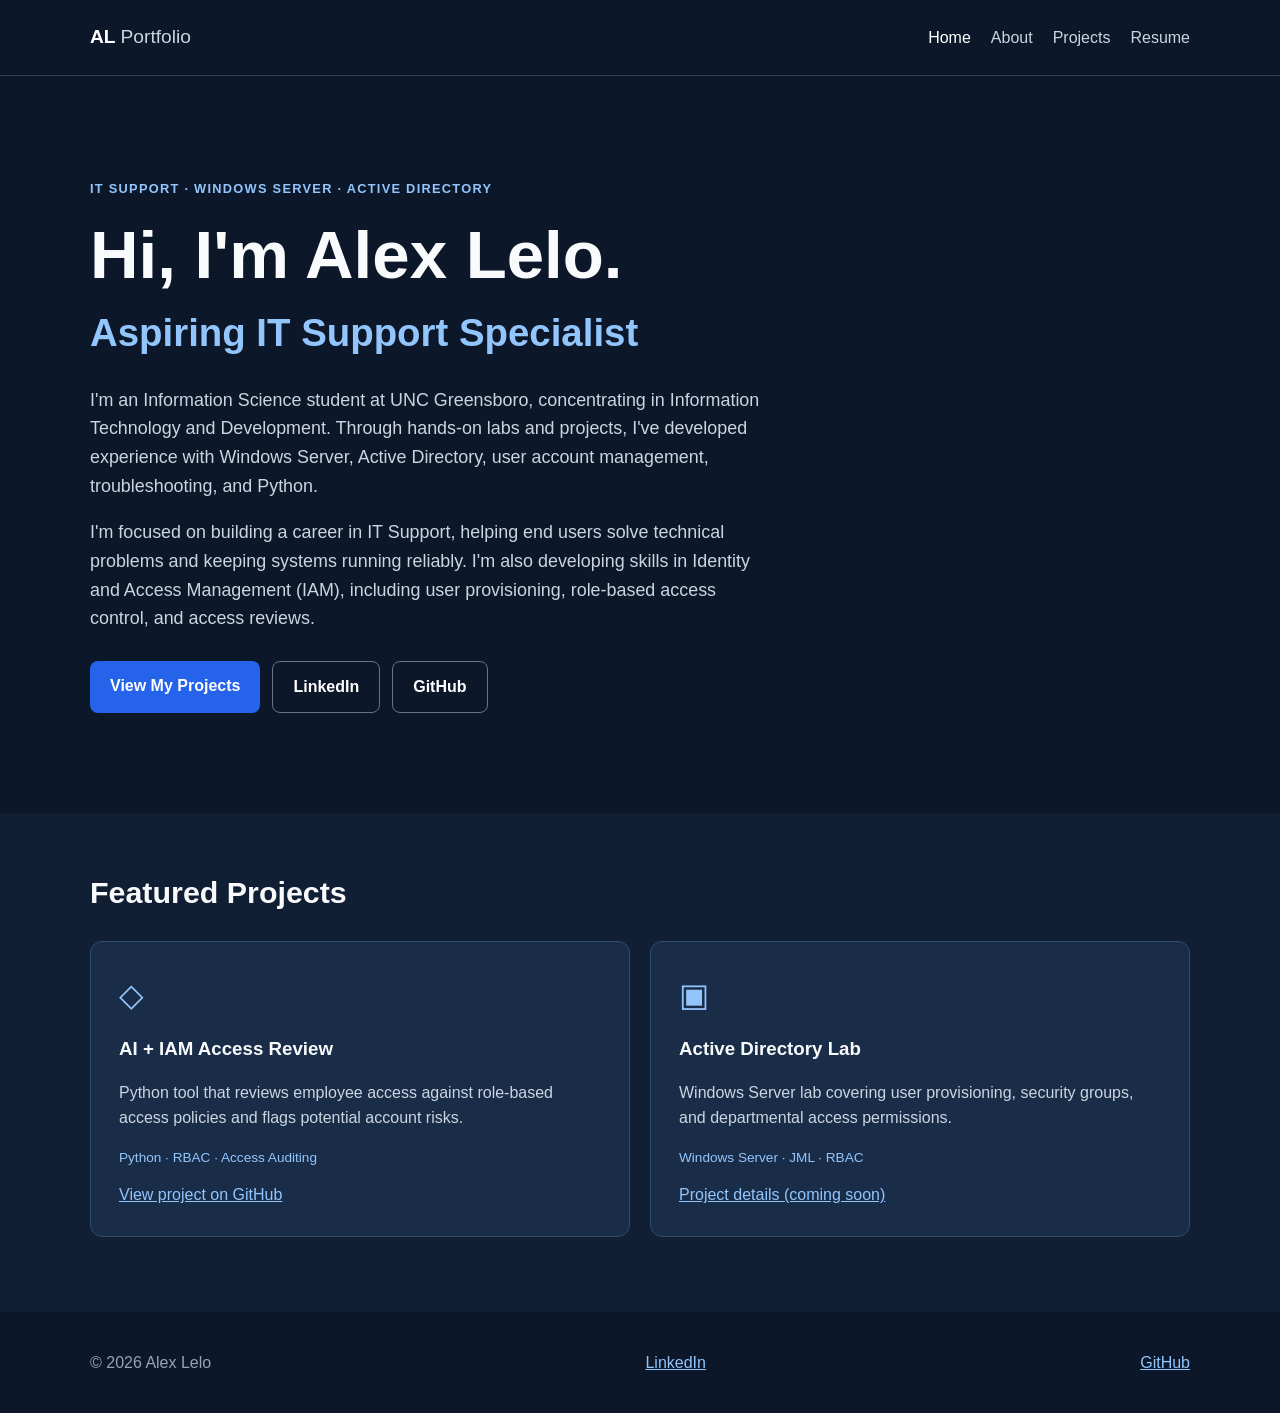
<file: index.html>
<!DOCTYPE html>
<html lang="en">
<head>
  <meta charset="UTF-8">
  <meta name="viewport" content="width=device-width, initial-scale=1.0">
  <meta name="description" content="Alex Lelo's IT Support portfolio featuring Windows troubleshooting, Active Directory, and IAM projects.">
  <title>Alex Lelo | IT Support & IAM Portfolio</title>
  <link rel="stylesheet" href="style.css">
</head>
<body>
  <header class="site-header">
    <nav class="nav container" aria-label="Main navigation">
      <a class="brand" href="index.html">AL <span>Portfolio</span></a>
      <div class="nav-links">
        <a href="index.html" aria-current="page">Home</a>
        <a href="aboutMe.html">About</a>
        <a href="projects.html">Projects</a>
        <a href="resume.html">Resume</a>
      </div>
    </nav>
  </header>
  <main>
    <section class="hero container" aria-labelledby="hero-title">
      <p class="eyebrow">IT SUPPORT · WINDOWS SERVER · ACTIVE DIRECTORY</p>
      <h1 id="hero-title">Hi, I'm Alex Lelo.</h1>
      <h2>Aspiring IT Support Specialist</h2>
      <p class="intro">I'm an Information Science student at UNC Greensboro, concentrating in Information Technology and Development. Through hands-on labs and projects, I've developed experience with Windows Server, Active Directory, user account management, troubleshooting, and Python.</p>
      <p class="intro">I'm focused on building a career in IT Support, helping end users solve technical problems and keeping systems running reliably. I'm also developing skills in Identity and Access Management (IAM), including user provisioning, role-based access control, and access reviews.</p>
      <div class="actions">
        <a class="button primary" href="projects.html">View My Projects</a>
        <a class="button secondary" href="https://www.linkedin.com/in/alex-m-lelo/" target="_blank" rel="noopener noreferrer">LinkedIn</a>
        <a class="button secondary" href="https://github.com/imalexlelo10" target="_blank" rel="noopener noreferrer">GitHub</a>
      </div>
    </section>
    <section class="projects-section" aria-labelledby="projects-title">
      <div class="container">
        <h2 id="projects-title">Featured Projects</h2>
        <div class="project-grid">
          <article class="project-card">
            <div class="project-icon" aria-hidden="true">◇</div>
            <h3>AI + IAM Access Review</h3>
            <p>Python tool that reviews employee access against role-based access policies and flags potential account risks.</p>
            <p class="tags">Python · RBAC · Access Auditing</p>
            <a href="https://github.com/imalexlelo10/AI_IAM_Access_Review" target="_blank" rel="noopener noreferrer">View project on GitHub</a>
          </article>
          <article class="project-card">
            <div class="project-icon" aria-hidden="true">▣</div>
            <h3>Active Directory Lab</h3>
            <p>Windows Server lab covering user provisioning, security groups, and departmental access permissions.</p>
            <p class="tags">Windows Server · JML · RBAC</p>
            <a href="projects.html">Project details (coming soon)</a>
          </article>
        </div>
      </div>
    </section>
  </main>
  <footer class="site-footer">
    <div class="container footer-inner">
      <p>© 2026 Alex Lelo</p>
      <a href="https://www.linkedin.com/in/alex-m-lelo/" target="_blank" rel="noopener noreferrer">LinkedIn</a>
      <a href="https://github.com/imalexlelo10" target="_blank" rel="noopener noreferrer">GitHub</a>
    </div>
  </footer>
</body>
</html>
</file>
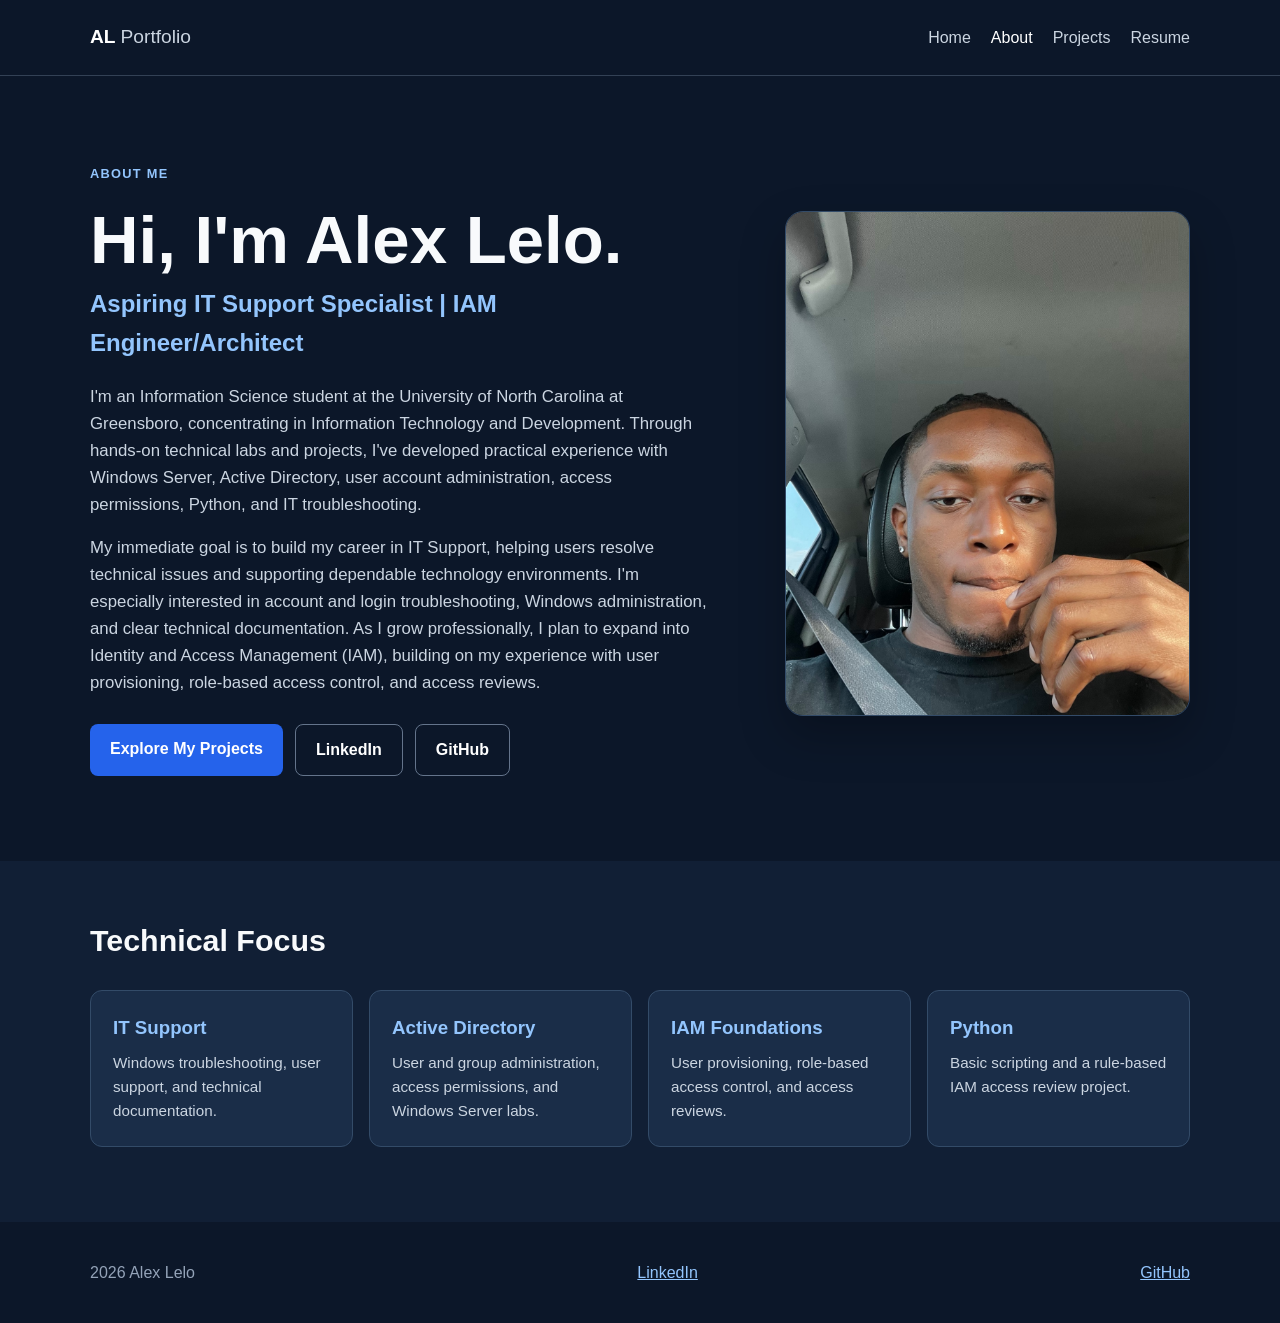
<file: aboutMe.html>
<!DOCTYPE html>
<html lang="en">
<head>
  <meta charset="UTF-8">
  <meta name="viewport" content="width=device-width, initial-scale=1.0">
  <meta name="description" content="Learn about Alex Lelo's IT Support skills, Active Directory labs, and interest in identity and access management.">
  <title>About Me | Alex Lelo</title>
  <link rel="stylesheet" href="style.css">
</head>
<body>
  <header class="site-header">
    <nav class="nav container" aria-label="Main navigation">
      <a class="brand" href="index.html">AL <span>Portfolio</span></a>
      <div class="nav-links">
        <a href="index.html">Home</a>
        <a href="aboutMe.html" aria-current="page">About</a>
        <a href="projects.html">Projects</a>
        <a href="resume.html">Resume</a>
      </div>
    </nav>
  </header>
  <main>
    <section class="about-layout container" aria-labelledby="about-heading">
      <div class="about-copy">
        <p class="eyebrow">ABOUT ME</p>
        <h1 id="about-heading">Hi, I'm Alex Lelo.</h1>
        <p class="about-subtitle">Aspiring IT Support Specialist | IAM Engineer/Architect</p>
        <p>I'm an Information Science student at the University of North Carolina at Greensboro, concentrating in Information Technology and Development. Through hands-on technical labs and projects, I've developed practical experience with Windows Server, Active Directory, user account administration, access permissions, Python, and IT troubleshooting.</p>
        <p>My immediate goal is to build my career in IT Support, helping users resolve technical issues and supporting dependable technology environments. I'm especially interested in account and login troubleshooting, Windows administration, and clear technical documentation. As I grow professionally, I plan to expand into Identity and Access Management (IAM), building on my experience with user provisioning, role-based access control, and access reviews.</p>
        <div class="actions">
          <a class="button primary" href="projects.html">Explore My Projects</a>
          <a class="button secondary" href="https://www.linkedin.com/in/alex-m-lelo/" target="_blank" rel="noopener noreferrer">LinkedIn</a>
          <a class="button secondary" href="https://github.com/imalexlelo10" target="_blank" rel="noopener noreferrer">GitHub</a>
        </div>
      </div>
      <figure class="about-portrait">
        <img src="profile.jpg" alt="Photo of Alex Lelo" class="profile-photo">
      </figure>
    </section>
    <section class="skills-section" aria-labelledby="skills-heading">
      <div class="container">
        <h2 id="skills-heading">Technical Focus</h2>
        <div class="skill-grid">
          <div class="skill-card"><h3>IT Support</h3><p>Windows troubleshooting, user support, and technical documentation.</p></div>
          <div class="skill-card"><h3>Active Directory</h3><p>User and group administration, access permissions, and Windows Server labs.</p></div>
          <div class="skill-card"><h3>IAM Foundations</h3><p>User provisioning, role-based access control, and access reviews.</p></div>
          <div class="skill-card"><h3>Python</h3><p>Basic scripting and a rule-based IAM access review project.</p></div>
        </div>
      </div>
    </section>
  </main>
  <footer class="site-footer">
    <div class="container footer-inner">
      <p> 2026 Alex Lelo</p>
      <a href="https://www.linkedin.com/in/alex-m-lelo/" target="_blank" rel="noopener noreferrer">LinkedIn</a>
      <a href="https://github.com/imalexlelo10" target="_blank" rel="noopener noreferrer">GitHub</a>
    </div>
  </footer>
</body>
</html>
</file>
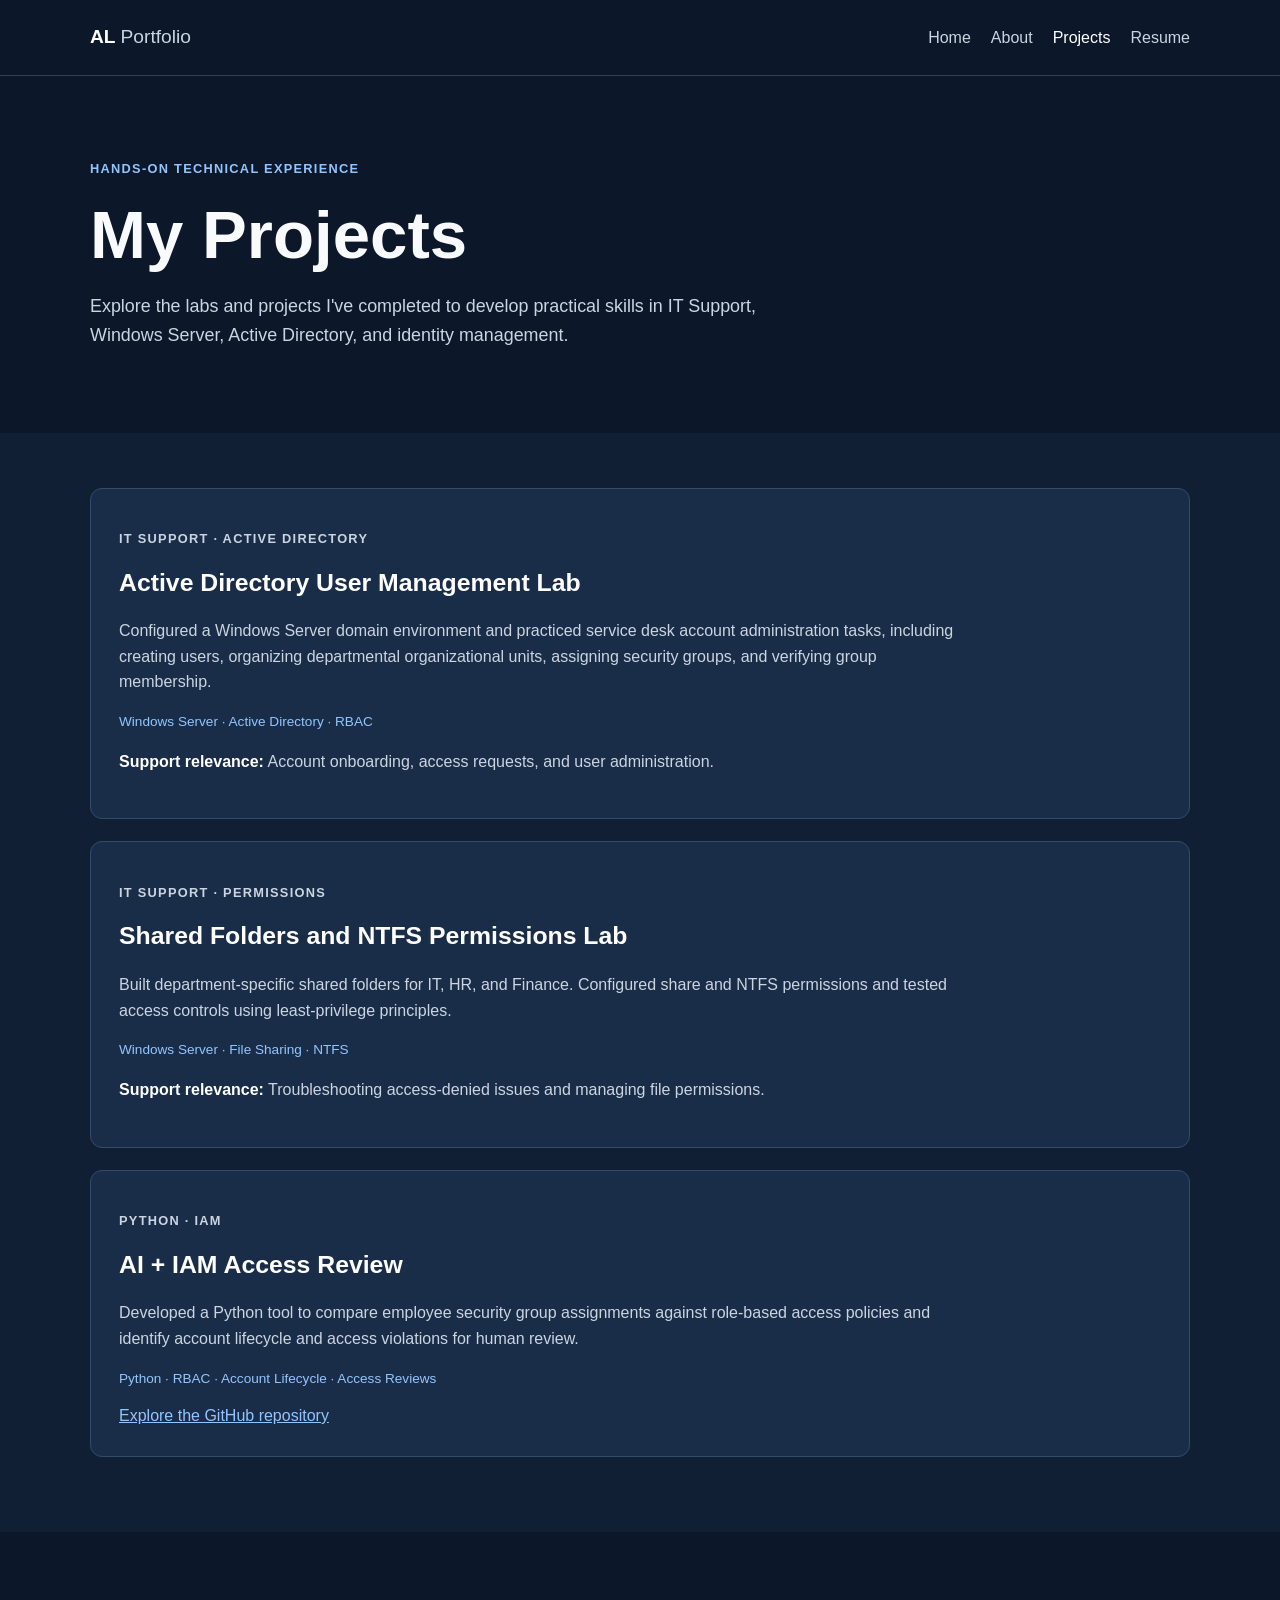
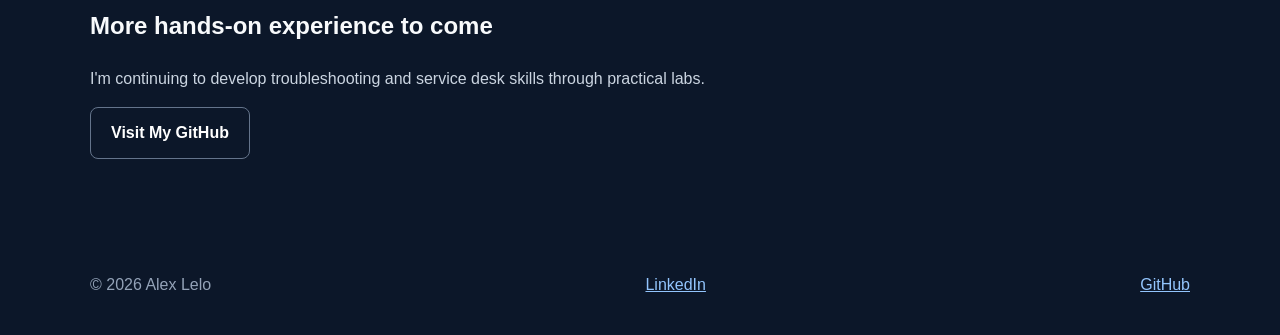
<file: projects.html>
<!DOCTYPE html>
<html lang="en">
<head>
  <meta charset="UTF-8">
  <meta name="viewport" content="width=device-width, initial-scale=1.0">
  <title>Projects | Alex Lelo</title>
  <link rel="stylesheet" href="style.css">
</head>
<body>
  <header class="site-header">
    <nav class="nav container">
      <a class="brand" href="index.html">AL <span>Portfolio</span></a>
      <div class="nav-links">
        <a href="index.html">Home</a>
        <a href="aboutMe.html">About</a>
        <a href="projects.html" aria-current="page">Projects</a>
        <a href="resume.html">Resume</a>
      </div>
    </nav>
  </header>

  <main>
    <section class="container project-page-intro">
      <p class="eyebrow">HANDS-ON TECHNICAL EXPERIENCE</p>
      <h1>My Projects</h1>
      <p class="intro">
        Explore the labs and projects I've completed to develop
        practical skills in IT Support, Windows Server,
        Active Directory, and identity management.
      </p>
    </section>

    <section class="projects-section">
      <div class="container project-list">

        <article class="project-card">
          <p class="eyebrow">IT SUPPORT · ACTIVE DIRECTORY</p>
          <h2>Active Directory User Management Lab</h2>
          <p>
            Configured a Windows Server domain environment and
            practiced service desk account administration tasks,
            including creating users, organizing departmental
            organizational units, assigning security groups,
            and verifying group membership.
          </p>
          <p class="tags">
            Windows Server · Active Directory · RBAC
          </p>
          <p><strong>Support relevance:</strong>
            Account onboarding, access requests, and user administration.
          </p>
        </article>

        <article class="project-card">
          <p class="eyebrow">IT SUPPORT · PERMISSIONS</p>
          <h2>Shared Folders and NTFS Permissions Lab</h2>
          <p>
            Built department-specific shared folders for IT,
            HR, and Finance. Configured share and NTFS
            permissions and tested access controls using
            least-privilege principles.
          </p>
          <p class="tags">
            Windows Server · File Sharing · NTFS
          </p>
          <p><strong>Support relevance:</strong>
            Troubleshooting access-denied issues and
            managing file permissions.
          </p>
        </article>

        <article class="project-card">
          <p class="eyebrow">PYTHON · IAM</p>
          <h2>AI + IAM Access Review</h2>
          <p>
            Developed a Python tool to compare employee
            security group assignments against role-based
            access policies and identify account lifecycle
            and access violations for human review.
          </p>
          <p class="tags">
            Python · RBAC · Account Lifecycle · Access Reviews
          </p>
          <a href="https://github.com/imalexlelo10/AI_IAM_Access_Review"
             target="_blank" rel="noopener noreferrer">
            Explore the GitHub repository
          </a>
        </article>

      </div>
    </section>

    <section class="container project-next">
      <h2>More hands-on experience to come</h2>
      <p>
        I'm continuing to develop troubleshooting and
        service desk skills through practical labs.
      </p>
      <a class="button secondary"
         href="https://github.com/imalexlelo10"
         target="_blank" rel="noopener noreferrer">
        Visit My GitHub
      </a>
    </section>
  </main>

  <footer class="site-footer">
    <div class="container footer-inner">
      <p>© 2026 Alex Lelo</p>
      <a href="https://www.linkedin.com/in/alex-m-lelo/">
        LinkedIn
      </a>
      <a href="https://github.com/imalexlelo10">
        GitHub
      </a>
    </div>
  </footer>
</body>
</html>
</file>
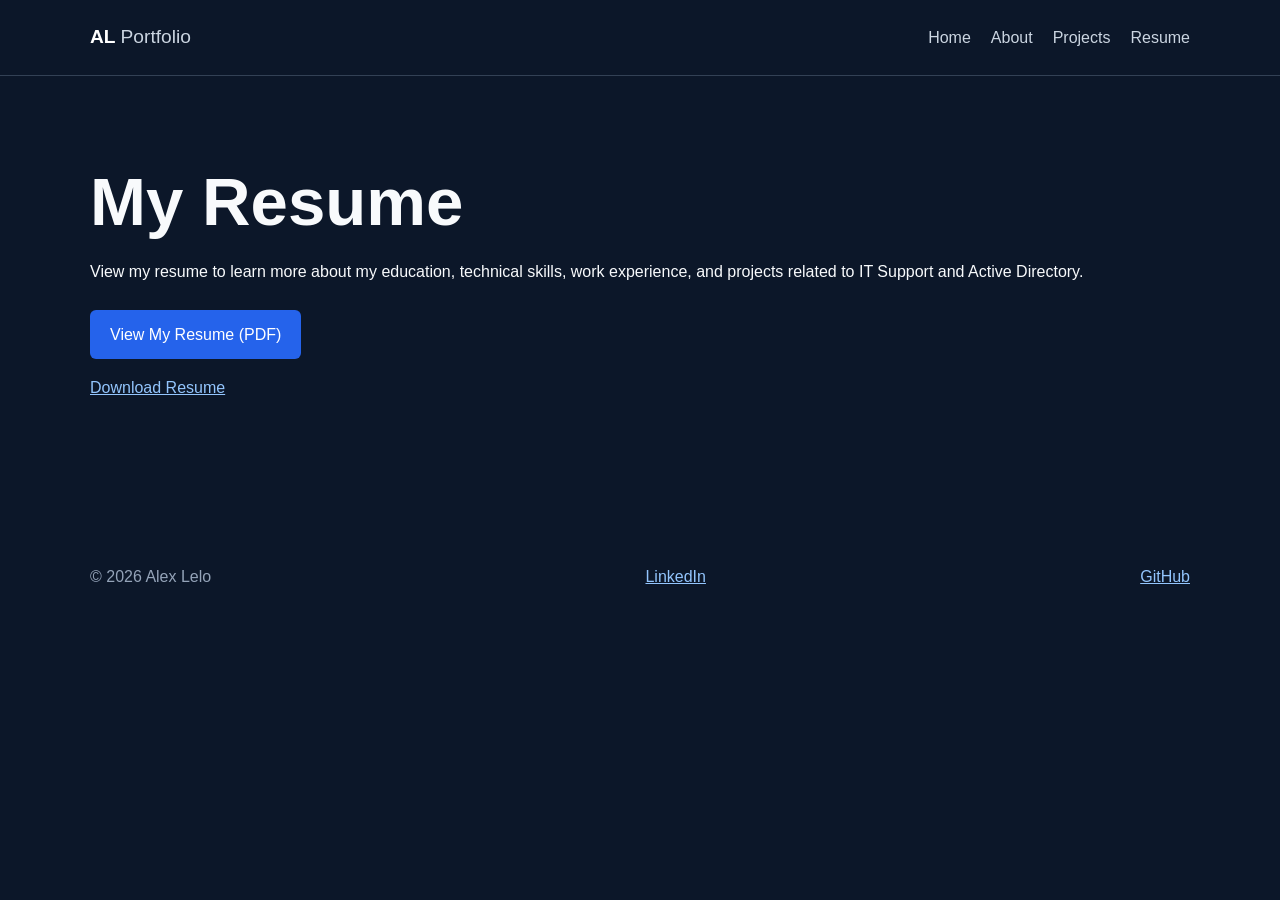
<file: resume.html>
<!DOCTYPE html>
<html lang="en">
<head>
    <meta charset="UTF-8">
    <meta name="viewport" content="width=device-width, initial-scale=1.0">
    <title>Resume - Alex Lelo</title>
    <link rel="stylesheet" href="style.css">
</head>

<body>
    <header class="site-header">
        <nav class="nav container">
            <a class="brand" href="index.html">AL <span>Portfolio</span></a>

            <div class="nav-links">
                <a href="index.html">Home</a>
                <a href="aboutMe.html">About</a>
                <a href="projects.html">Projects</a>
                <a href="resume.html">Resume</a>
            </div>
        </nav>
    </header>

    <main class="container resume-page">
        <h1>My Resume</h1>

        <p>
            View my resume to learn more about my education,
            technical skills, work experience, and projects
            related to IT Support and Active Directory.
        </p>

        <a href="Alex_Lelo_Resume_Revised (1).pdf"
           target="_blank"
           class="resume-link">
            View My Resume (PDF)
        </a>

        <p>
            <a href="Alex_Lelo_Resume_Revised (1).pdf" download>
                Download Resume
            </a>
        </p>
    </main>

    <footer class="site-footer">
        <div class="container footer-inner">
            <p>&copy; 2026 Alex Lelo</p>
            <a href="https://www.linkedin.com/in/alex-m-lelo/">
                LinkedIn
            </a>
            <a href="https://github.com/imalexlelo10">
                GitHub
            </a>
        </div>
    </footer>
</body>
</html>
</file>
<file: style.css>
:root { color-scheme: dark; }
* { box-sizing: border-box; }
body { margin: 0; font-family: Arial, Helvetica, sans-serif; background: #0c1729; color: #f8fafc; line-height: 1.6; }
a { color: #93c5fd; }
a:focus-visible { outline: 3px solid #fbbf24; outline-offset: 4px; }
.container { width: min(1100px, calc(100% - 40px)); margin-inline: auto; }
.site-header { border-bottom: 1px solid #334155; }
.nav { display: flex; justify-content: space-between; align-items: center; gap: 20px; padding-block: 22px; }
.brand { font-weight: 800; font-size: 1.2rem; color: white; text-decoration: none; }
.brand span { font-weight: 400; color: #cbd5e1; }
.nav-links { display: flex; flex-wrap: wrap; gap: 20px; }
.nav-links a { text-decoration: none; color: #cbd5e1; }
.nav-links a:hover, .nav-links a[aria-current] { color: white; }
.hero { padding-block: 90px 100px; max-width: 1100px; }
.eyebrow { color: #93c5fd; font-size: .8rem; font-weight: bold; letter-spacing: .1em; }
h1 { font-size: clamp(2.4rem, 6vw, 4.2rem); line-height: 1.12; margin: 18px 0 10px; }
.hero h2 { font-size: clamp(1.5rem, 3vw, 2.4rem); color: #93c5fd; margin: 0 0 22px; }
.intro { color: #cbd5e1; max-width: 680px; font-size: 1.12rem; }
.actions { display: flex; flex-wrap: wrap; gap: 12px; margin-top: 28px; }
.button { display: inline-block; padding: 12px 20px; border-radius: 8px; font-weight: bold; text-decoration: none; }
.primary { background: #2563eb; color: white; }
.primary:hover { background: #1d4ed8; }
.secondary { border: 1px solid #64748b; color: white; }
.secondary:hover { background: #1e293b; }
.projects-section { background: #111f35; padding-block: 55px 75px; }
.projects-section h2 { margin-top: 0; font-size: 1.9rem; }
.project-grid { display: grid; grid-template-columns: repeat(2, minmax(0, 1fr)); gap: 20px; }
.project-card { background: #1a2d48; border: 1px solid #334b68; border-radius: 12px; padding: 28px; }
.project-icon { color: #93c5fd; font-size: 2rem; }
.project-card h3 { margin: 12px 0; }
.project-card p { color: #cbd5e1; }
.project-card .tags { color: #93c5fd; font-size: .85rem; }
.site-footer { padding-block: 22px; }
.footer-inner { display: flex; align-items: center; justify-content: space-between; gap: 16px; }
.footer-inner p { color: #94a3b8; }
@media (max-width: 650px) { .nav { align-items: flex-start; flex-direction: column; } .nav-links { gap: 14px; } .hero { padding-block: 55px 65px; } .project-grid { grid-template-columns: 1fr; } }

/* About Me page */
.about-layout { display: grid; grid-template-columns: minmax(0, 1.3fr) minmax(250px, .85fr); gap: clamp(28px, 6vw, 78px); align-items: center; padding-block: 75px 85px; }
.about-copy h1 { margin-bottom: 8px; }
.about-subtitle { color: #93c5fd; font-size: 1.5rem; font-weight: bold; margin: 0 0 22px; }
.about-copy > p:not(.eyebrow):not(.about-subtitle) { color: #cbd5e1; font-size: 1.05rem; }
.about-portrait { margin: 0; border-radius: 18px; overflow: hidden; border: 1px solid #334b68; box-shadow: 0 20px 45px rgba(0, 0, 0, .25); }
.about-portrait img { display: block; width: 100%; height: auto; aspect-ratio: 4 / 5; object-fit: cover; object-position: center 25%; }
.skills-section { background: #111f35; padding-block: 55px 75px; }
.skills-section h2 { font-size: 1.9rem; margin-top: 0; }
.skill-grid { display: grid; grid-template-columns: repeat(4, minmax(0, 1fr)); gap: 16px; }
.skill-card { padding: 22px; background: #1a2d48; border: 1px solid #334b68; border-radius: 12px; }
.skill-card h3 { color: #93c5fd; margin: 0 0 8px; }
.skill-card p { color: #cbd5e1; margin: 0; font-size: .95rem; }
@media (max-width: 850px) { .about-layout { grid-template-columns: 1fr; } .about-portrait { width: min(100%, 390px); } .skill-grid { grid-template-columns: repeat(2, minmax(0, 1fr)); } }
@media (max-width: 520px) { .skill-grid { grid-template-columns: 1fr; } .footer-inner { flex-wrap: wrap; } }


/* Projects Page */

.project-page-intro {
  padding: 70px 0 65px;
}

.project-page-intro h1 {
  margin-bottom: 20px;
}

.project-list {
  display: grid;
  gap: 22px;
}

.project-list .project-card h2 {
  font-size: 1.55rem;
  margin: 6px 0 14px;
  color: #ffffff;
}

.project-list .project-card p {
  max-width: 850px;
}

.project-list .project-card strong {
  color: #ffffff;
}

.project-next {
  padding: 55px 0 75px;
}

.project-next p {
  color: #cbd5e1;
}


/* Resume Page */

.resume-page {
    padding-top: 70px;
    padding-bottom: 100px;
    min-height: 400px;
}

.resume-page h1 {
    margin-bottom: 20px;
}

.resume-page p {
    margin-bottom: 25px;
    line-height: 1.6;
}

.resume-link {
    display: inline-block;
    background-color: #2563eb;
    color: white;
    padding: 12px 20px;
    border-radius: 6px;
    text-decoration: none;
}

.resume-link:hover {
    background-color: #1d4ed8;
}


.profile-photo {
    width: 280px;
    height: 350px;
    object-fit: cover;
    object-position: center;
    border-radius: 10px;
    display: block;
}
</file>
